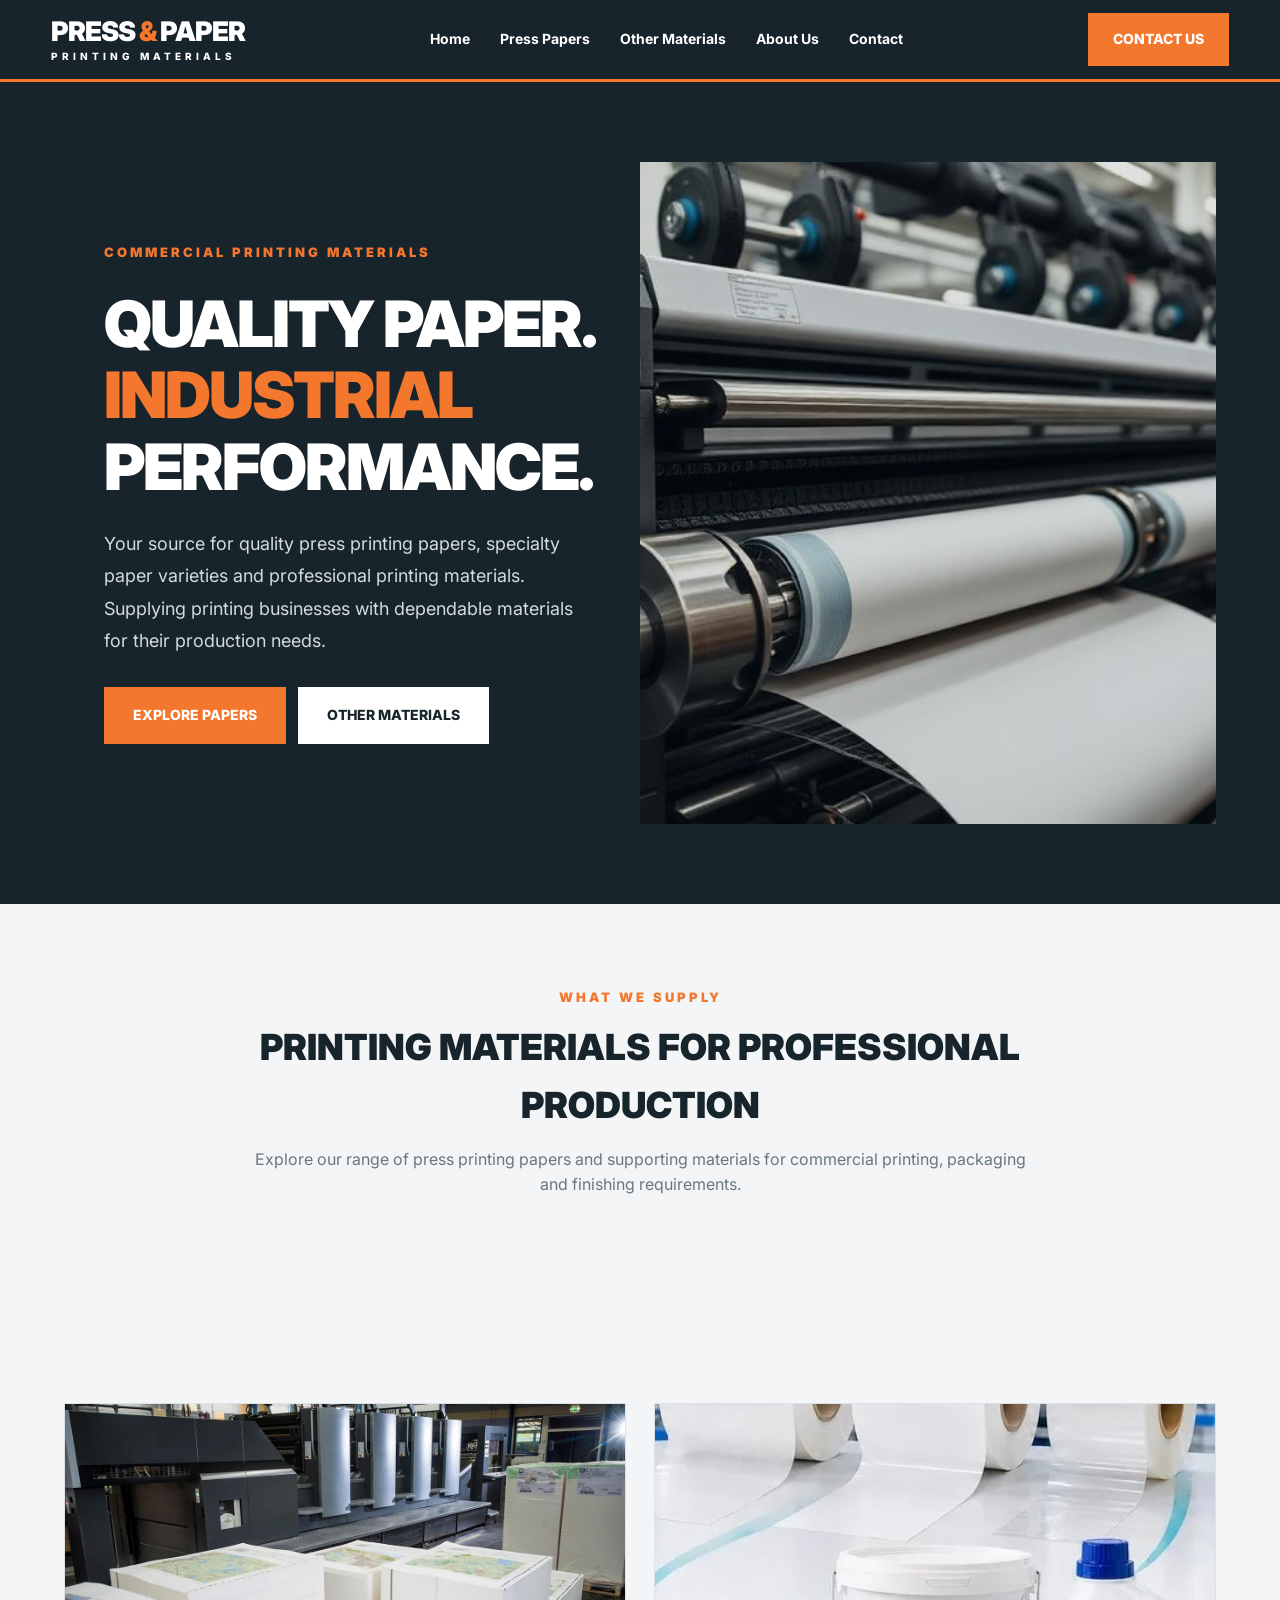
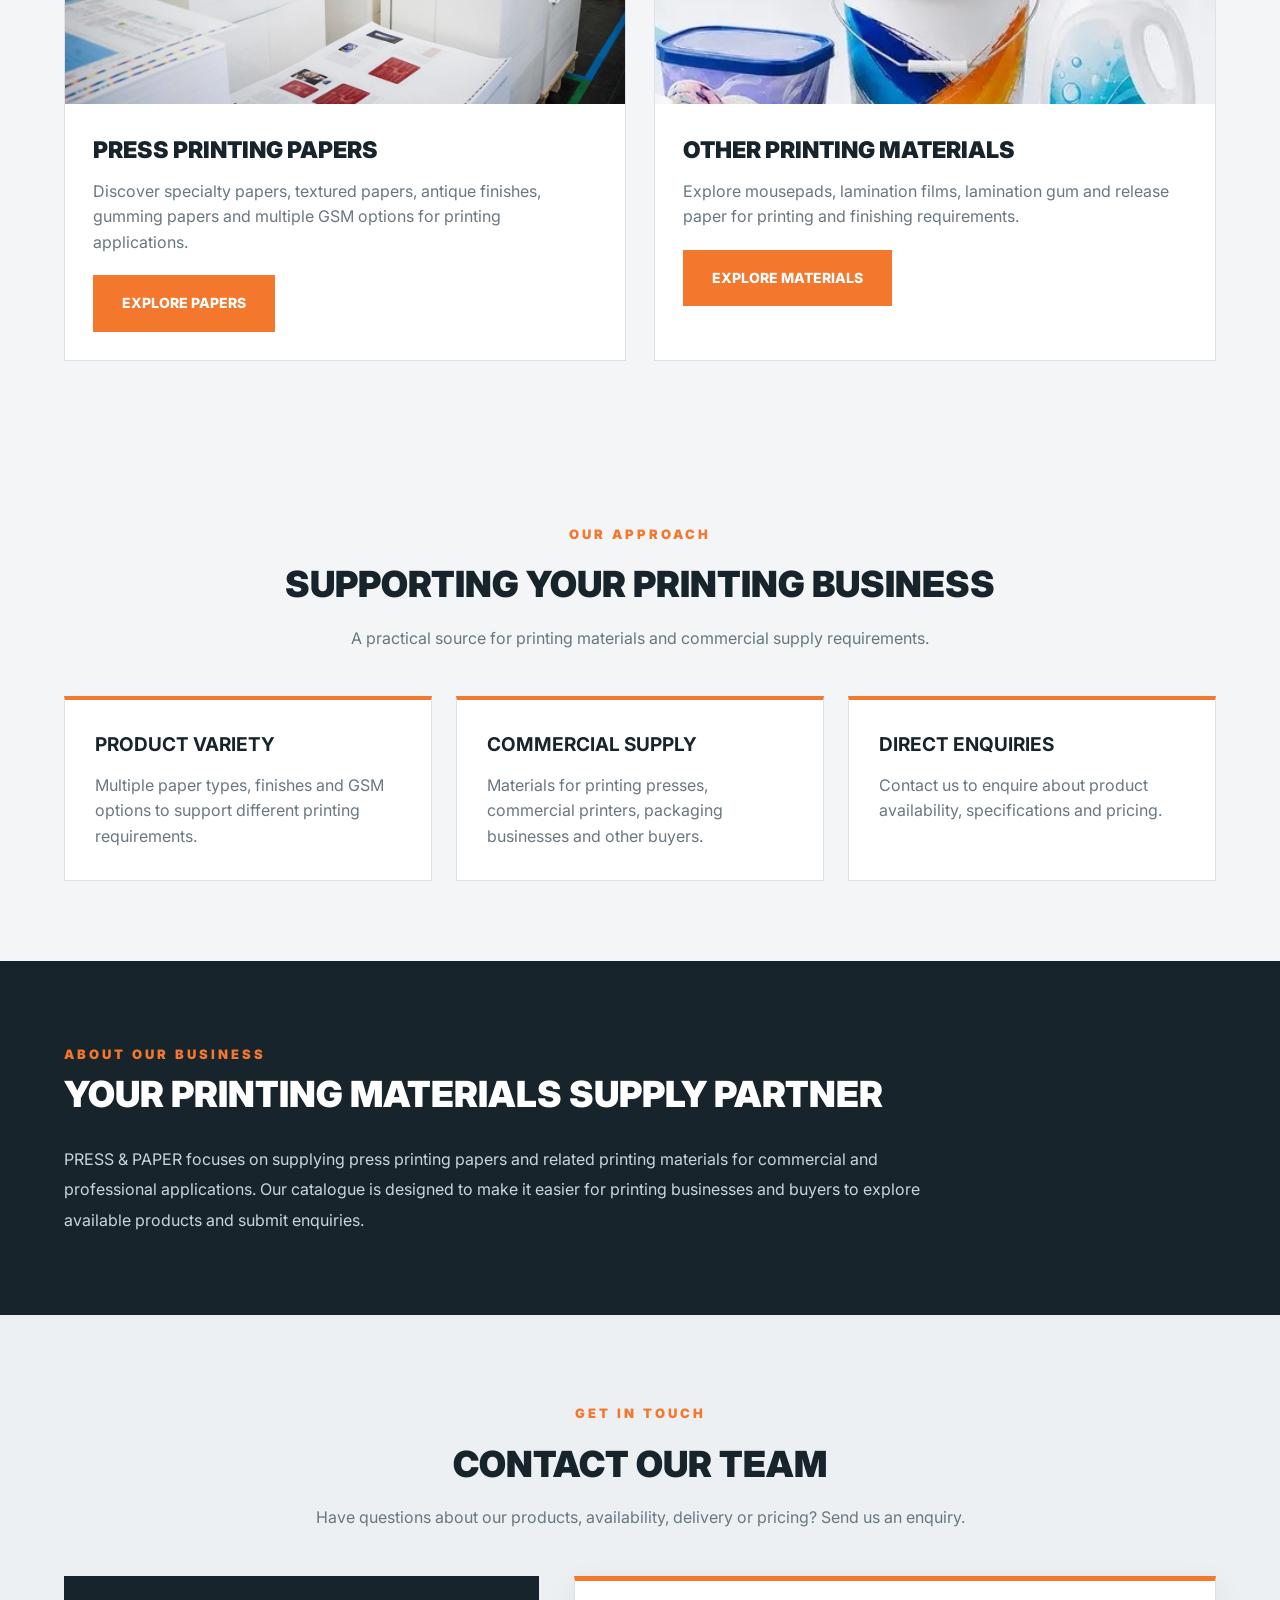
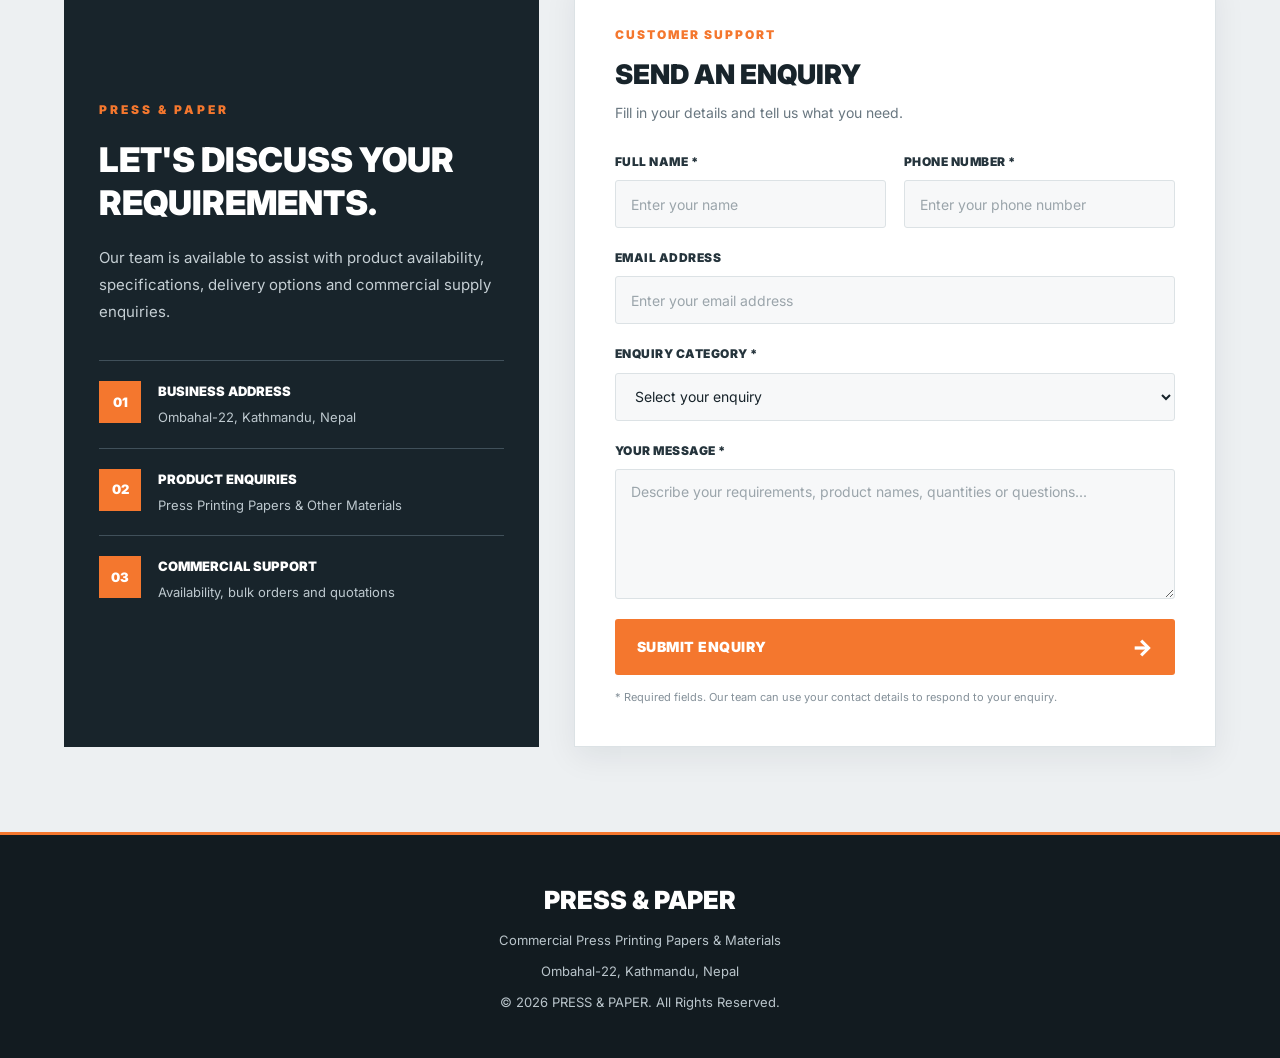
<file: paper-trading-website/index.html>
<!DOCTYPE html>
<html lang="en">
<head>
    <meta charset="UTF-8">
    <meta name="viewport" content="width=device-width, initial-scale=1.0">
    <meta name="description" content="PRESS & PAPER - Commercial press printing papers and professional printing materials in Kathmandu, Nepal.">
    <title>PRESS & PAPER | Industrial Printing Materials</title>
    <link rel="stylesheet" href="style.css">
</head>

<body>

    <!-- NAVIGATION -->
    <header class="navbar">
        <a href="index.html" class="logo">
            PRESS <span>&</span> PAPER
            <small>PRINTING MATERIALS</small>
        </a>

        <nav class="nav-links">
            <a href="index.html">Home</a>
            <a href="papers.html">Press Papers</a>
            <a href="materials.html">Other Materials</a>
            <a href="#about">About Us</a>
            <a href="#contact">Contact</a>
        </nav>

        <a href="#contact" class="nav-button">CONTACT US</a>
    </header>


    <!-- HERO SECTION -->
    <main>
        <section class="hero">

            <div class="hero-content">

                <span class="hero-tag">
                    COMMERCIAL PRINTING MATERIALS
                </span>

                <h1>
                    QUALITY PAPER.<br>
                    <span>INDUSTRIAL</span><br>
                    PERFORMANCE.
                </h1>

                <p>
                    Your source for quality press printing papers,
                    specialty paper varieties and professional printing
                    materials. Supplying printing businesses with
                    dependable materials for their production needs.
                </p>

                <div class="hero-buttons">
                    <a href="papers.html" class="btn-primary">
                        EXPLORE PAPERS
                    </a>

                    <a href="materials.html" class="btn-secondary">
                        OTHER MATERIALS
                    </a>
                </div>

            </div>

            <div class="hero-image" role="img"
                 aria-label="Industrial commercial printing press machine">
            </div>

        </section>


        <!-- BUSINESS INTRODUCTION -->
        <section class="intro-section">

            <div class="section-heading">
                <span>WHAT WE SUPPLY</span>
                <h2>Printing Materials for Professional Production</h2>
                <p>
                    Explore our range of press printing papers and
                    supporting materials for commercial printing,
                    packaging and finishing requirements.
                </p>
            </div>

        </section>


        <!-- PRODUCT CATEGORIES -->
        <section class="category-section">

            <div class="category-container">

                <!-- PAPER CATEGORY -->
                <article class="category-card">

                    <img
                        src="images/paper-stacks.jpg"
                        alt="Commercial press printing paper sheets"
                        loading="lazy"
                    >

                    <div class="category-card-content">

                        <h3>PRESS PRINTING PAPERS</h3>

                        <p>
                            Discover specialty papers, textured papers,
                            antique finishes, gumming papers and multiple
                            GSM options for printing applications.
                        </p>

                        <a href="papers.html" class="btn-primary">
                            EXPLORE PAPERS
                        </a>

                    </div>

                </article>


                <!-- OTHER MATERIALS -->
                <article class="category-card">

                    <img
                        src="images/other-materials.jpg"
                        alt="Professional printing and finishing materials"
                        loading="lazy"
                    >

                    <div class="category-card-content">

                        <h3>OTHER PRINTING MATERIALS</h3>

                        <p>
                            Explore mousepads, lamination films,
                            lamination gum and release paper for
                            printing and finishing requirements.
                        </p>

                        <a href="materials.html" class="btn-primary">
                            EXPLORE MATERIALS
                        </a>

                    </div>

                </article>

            </div>

        </section>


        <!-- WHY CHOOSE US -->
        <section class="features-section">

            <div class="section-heading">
                <span>OUR APPROACH</span>
                <h2>Supporting Your Printing Business</h2>
                <p>
                    A practical source for printing materials and
                    commercial supply requirements.
                </p>
            </div>

            <div class="features-container">

                <article class="feature-card">
                    <h3>PRODUCT VARIETY</h3>
                    <p>
                        Multiple paper types, finishes and GSM options
                        to support different printing requirements.
                    </p>
                </article>

                <article class="feature-card">
                    <h3>COMMERCIAL SUPPLY</h3>
                    <p>
                        Materials for printing presses, commercial
                        printers, packaging businesses and other buyers.
                    </p>
                </article>

                <article class="feature-card">
                    <h3>DIRECT ENQUIRIES</h3>
                    <p>
                        Contact us to enquire about product availability,
                        specifications and pricing.
                    </p>
                </article>

            </div>

        </section>


        <!-- ABOUT -->
        <section class="about-section" id="about">

            <span class="hero-tag">ABOUT OUR BUSINESS</span>

            <h2>YOUR PRINTING MATERIALS SUPPLY PARTNER</h2>

            <p>
                PRESS & PAPER focuses on supplying press printing papers
                and related printing materials for commercial and
                professional applications. Our catalogue is designed
                to make it easier for printing businesses and buyers
                to explore available products and submit enquiries.
            </p>

        </section>


        
<!-- CONTACT AND CUSTOMER ENQUIRY SECTION -->

<section class="contact-section" id="contact">

    <div class="section-heading">
        <span>GET IN TOUCH</span>
        <h2>Contact Our Team</h2>
        <p>
            Have questions about our products, availability,
            delivery or pricing? Send us an enquiry.
        </p>
    </div>

    <div class="contact-layout">

        <!-- LEFT: BUSINESS INFORMATION -->

        <div class="contact-info">

            <span class="contact-label">PRESS & PAPER</span>

            <h2>LET'S DISCUSS YOUR REQUIREMENTS.</h2>

            <p>
                Our team is available to assist with product
                availability, specifications, delivery options
                and commercial supply enquiries.
            </p>

            <div class="contact-detail">
                <span class="contact-icon">01</span>
                <div>
                    <h3>BUSINESS ADDRESS</h3>
                    <p>Ombahal-22, Kathmandu, Nepal</p>
                </div>
            </div>

            <div class="contact-detail">
                <span class="contact-icon">02</span>
                <div>
                    <h3>PRODUCT ENQUIRIES</h3>
                    <p>Press Printing Papers & Other Materials</p>
                </div>
            </div>

            <div class="contact-detail">
                <span class="contact-icon">03</span>
                <div>
                    <h3>COMMERCIAL SUPPORT</h3>
                    <p>Availability, bulk orders and quotations</p>
                </div>
            </div>

        </div>


        <!-- RIGHT: ENQUIRY FORM -->

        <div class="contact-form-container">

            <div class="form-heading">
                <span>CUSTOMER SUPPORT</span>
                <h2>SEND AN ENQUIRY</h2>
                <p>Fill in your details and tell us what you need.</p>
            </div>

            <form id="customer-enquiry-form">

                <div class="form-row">

                    <div class="form-group">
                        <label for="customer-name">
                            FULL NAME *
                        </label>

                        <input
                            type="text"
                            id="customer-name"
                            name="name"
                            placeholder="Enter your name"
                            required
                        >
                    </div>

                    <div class="form-group">
                        <label for="customer-phone">
                            PHONE NUMBER *
                        </label>

                        <input
                            type="tel"
                            id="customer-phone"
                            name="phone"
                            placeholder="Enter your phone number"
                            required
                        >
                    </div>

                </div>


                <div class="form-group">

                    <label for="customer-email">
                        EMAIL ADDRESS
                    </label>

                    <input
                        type="email"
                        id="customer-email"
                        name="email"
                        placeholder="Enter your email address"
                    >

                </div>


                <div class="form-group">

                    <label for="enquiry-type">
                        ENQUIRY CATEGORY *
                    </label>

                    <select
                        id="enquiry-type"
                        name="enquiryType"
                        required
                    >

                        <option value="">Select your enquiry</option>

                        <option value="Paper Availability">
                            Paper Availability
                        </option>

                        <option value="GSM and Paper Specifications">
                            GSM and Paper Specifications
                        </option>

                        <option value="Delivery Options">
                            Delivery Options
                        </option>

                        <option value="Delivery Charges">
                            Delivery Charges
                        </option>

                        <option value="Product Pricing">
                            Product Pricing
                        </option>

                        <option value="Wholesale and Bulk Orders">
                            Wholesale and Bulk Orders
                        </option>

                        <option value="Other Requirements">
                            Other Requirements
                        </option>

                    </select>

                </div>


                <div class="form-group">

                    <label for="customer-message">
                        YOUR MESSAGE *
                    </label>

                    <textarea
                        id="customer-message"
                        name="message"
                        rows="5"
                        placeholder="Describe your requirements, product names, quantities or questions..."
                        required
                    ></textarea>

                </div>


                <button type="submit" class="enquiry-submit-btn">
                    SUBMIT ENQUIRY
                    <span>→</span>
                </button>

                <p class="form-note">
                    * Required fields. Our team can use your contact
                    details to respond to your enquiry.
                </p>

            </form>

        </div>

    </div>

</section>


    </main>


    <!-- FOOTER -->
    <footer>

        <h2>PRESS <span>&</span> PAPER</h2>

        <p>
            Commercial Press Printing Papers & Materials
        </p>

        <p>
            Ombahal-22, Kathmandu, Nepal
        </p>

        <p>
            © 2026 PRESS & PAPER. All Rights Reserved.
        </p>

    </footer>

</body>
</html>
</file>
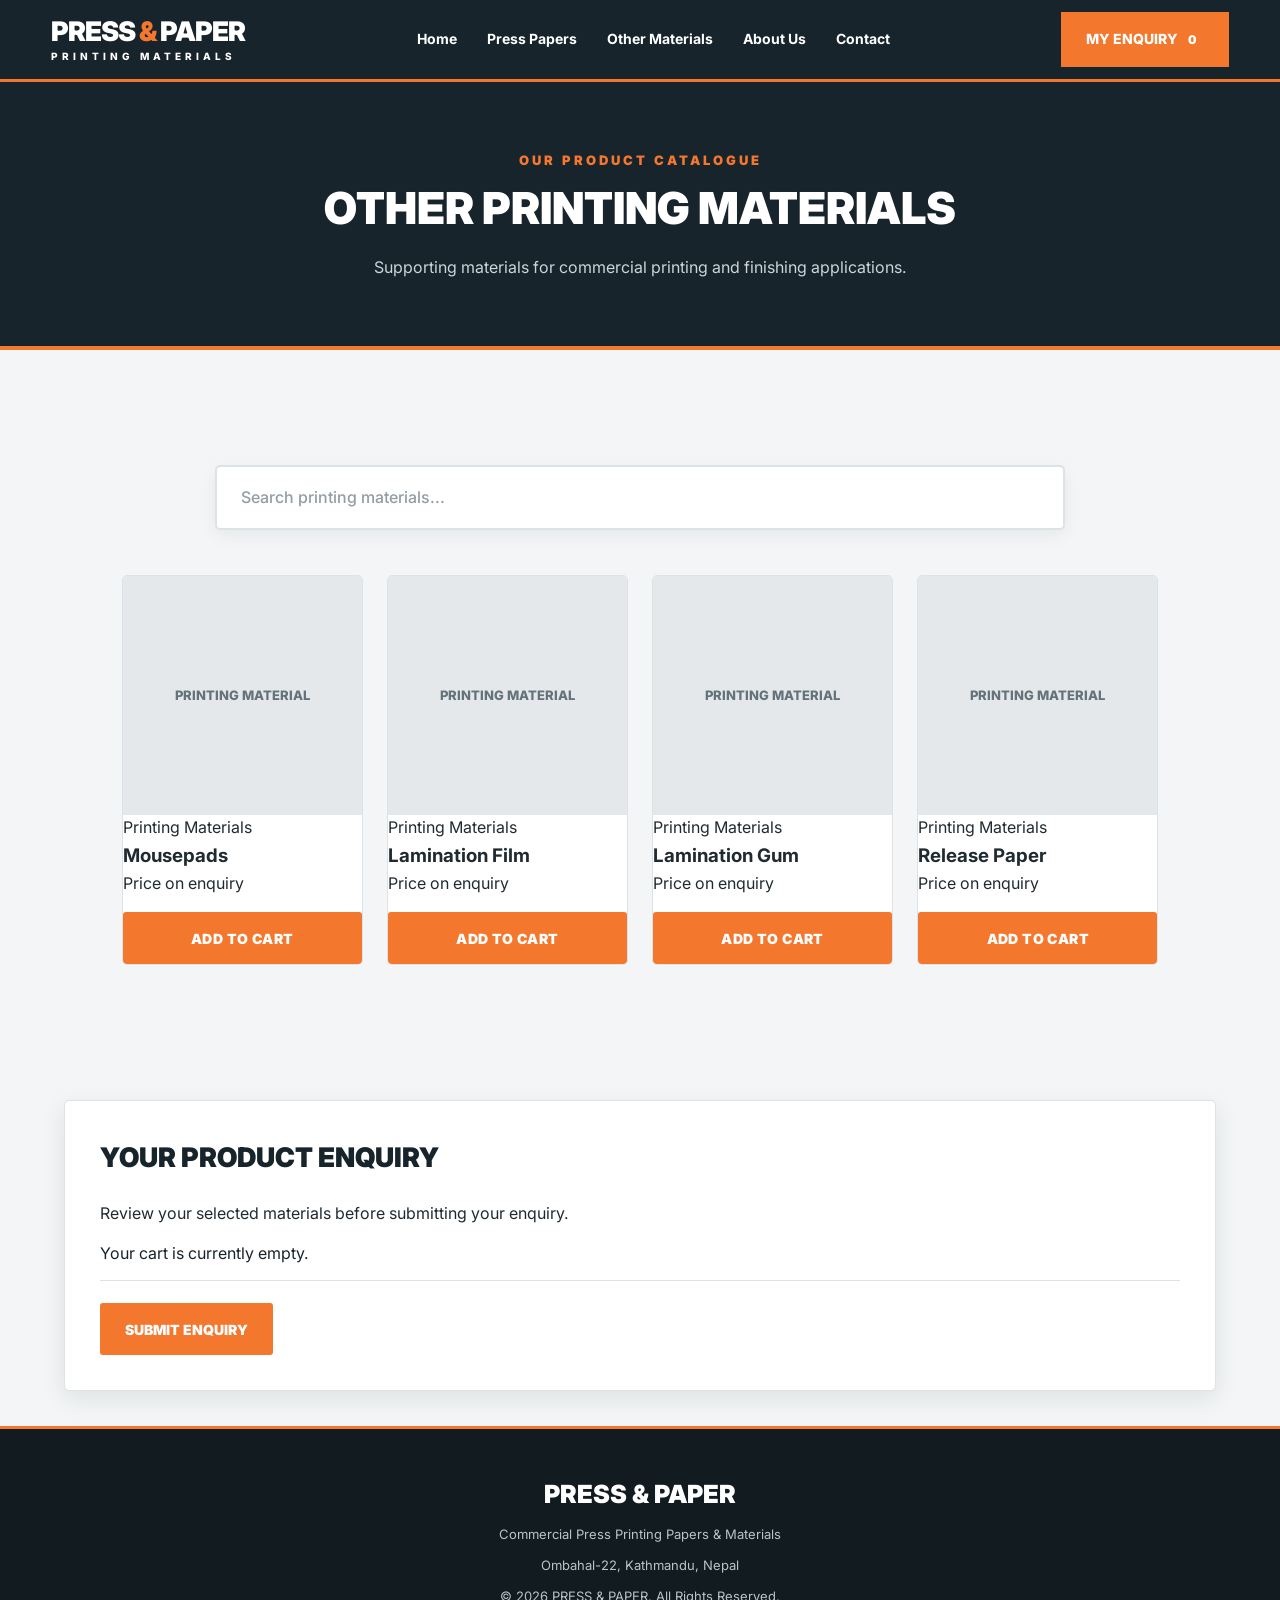
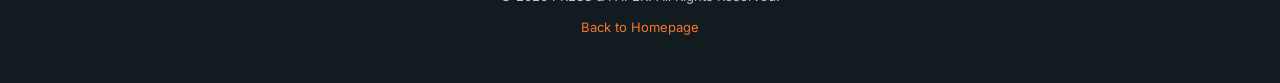
<file: paper-trading-website/materials.html>
<!DOCTYPE html>
<html lang="en">

<head>
    <meta charset="UTF-8">
    <meta name="viewport" content="width=device-width, initial-scale=1.0">

    <meta name="description"
          content="Explore professional printing materials including mousepads, lamination film, lamination gum and release paper.">

    <title>Other Printing Materials | PRESS & PAPER</title>

    <link rel="stylesheet" href="style.css">
</head>

<body>

    <!-- NAVIGATION -->
    <header class="navbar">

        <a href="index.html" class="logo">
            PRESS <span>&</span> PAPER
            <small>PRINTING MATERIALS</small>
        </a>

        <nav class="nav-links">
            <a href="index.html">Home</a>
            <a href="papers.html">Press Papers</a>
            <a href="materials.html">Other Materials</a>
            <a href="index.html#about">About Us</a>
            <a href="index.html#contact">Contact</a>
        </nav>

        <a href="#cart" class="nav-button">
            MY ENQUIRY
            <span id="cart-count">0</span>
        </a>

    </header>


    <!-- PAGE HEADER -->
    <section class="catalogue-header">

        <span class="hero-tag">OUR PRODUCT CATALOGUE</span>

        <h1>OTHER PRINTING MATERIALS</h1>

        <p>
            Supporting materials for commercial printing
            and finishing applications.
        </p>

    </section>


    <!-- MATERIALS CATALOGUE -->
    <section class="catalogue-section">

        <div class="search-container">

            <input
                type="text"
                id="product-search"
                placeholder="Search printing materials..."
                oninput="searchProducts()"
                aria-label="Search printing materials"
            >

        </div>


        <!-- PRODUCT GRID -->
        <div id="other-products-container"
             class="products-container">

            <!-- Products are inserted here by script.js -->

        </div>

    </section>


    <!-- ENQUIRY CART -->
    <section class="cart-section" id="cart">

        <h2>YOUR PRODUCT ENQUIRY</h2>

        <p>
            Review your selected materials before
            submitting your enquiry.
        </p>

        <div id="cart-items">
            <p>Your enquiry cart is currently empty.</p>
        </div>

        <button class="order-button"
                onclick="orderOnWhatsApp()">
            SUBMIT ENQUIRY
        </button>

    </section>


    <!-- FOOTER -->
    <footer>

        <h2>PRESS <span>&</span> PAPER</h2>

        <p>Commercial Press Printing Papers & Materials</p>

        <p>Ombahal-22, Kathmandu, Nepal</p>

        <p>
            © 2026 PRESS & PAPER. All Rights Reserved.
        </p>

        <p>
            <a href="index.html">Back to Homepage</a>
        </p>

    </footer>


    <!-- JAVASCRIPT -->
    <script src="script.js"></script>

</body>
</html>
</file>
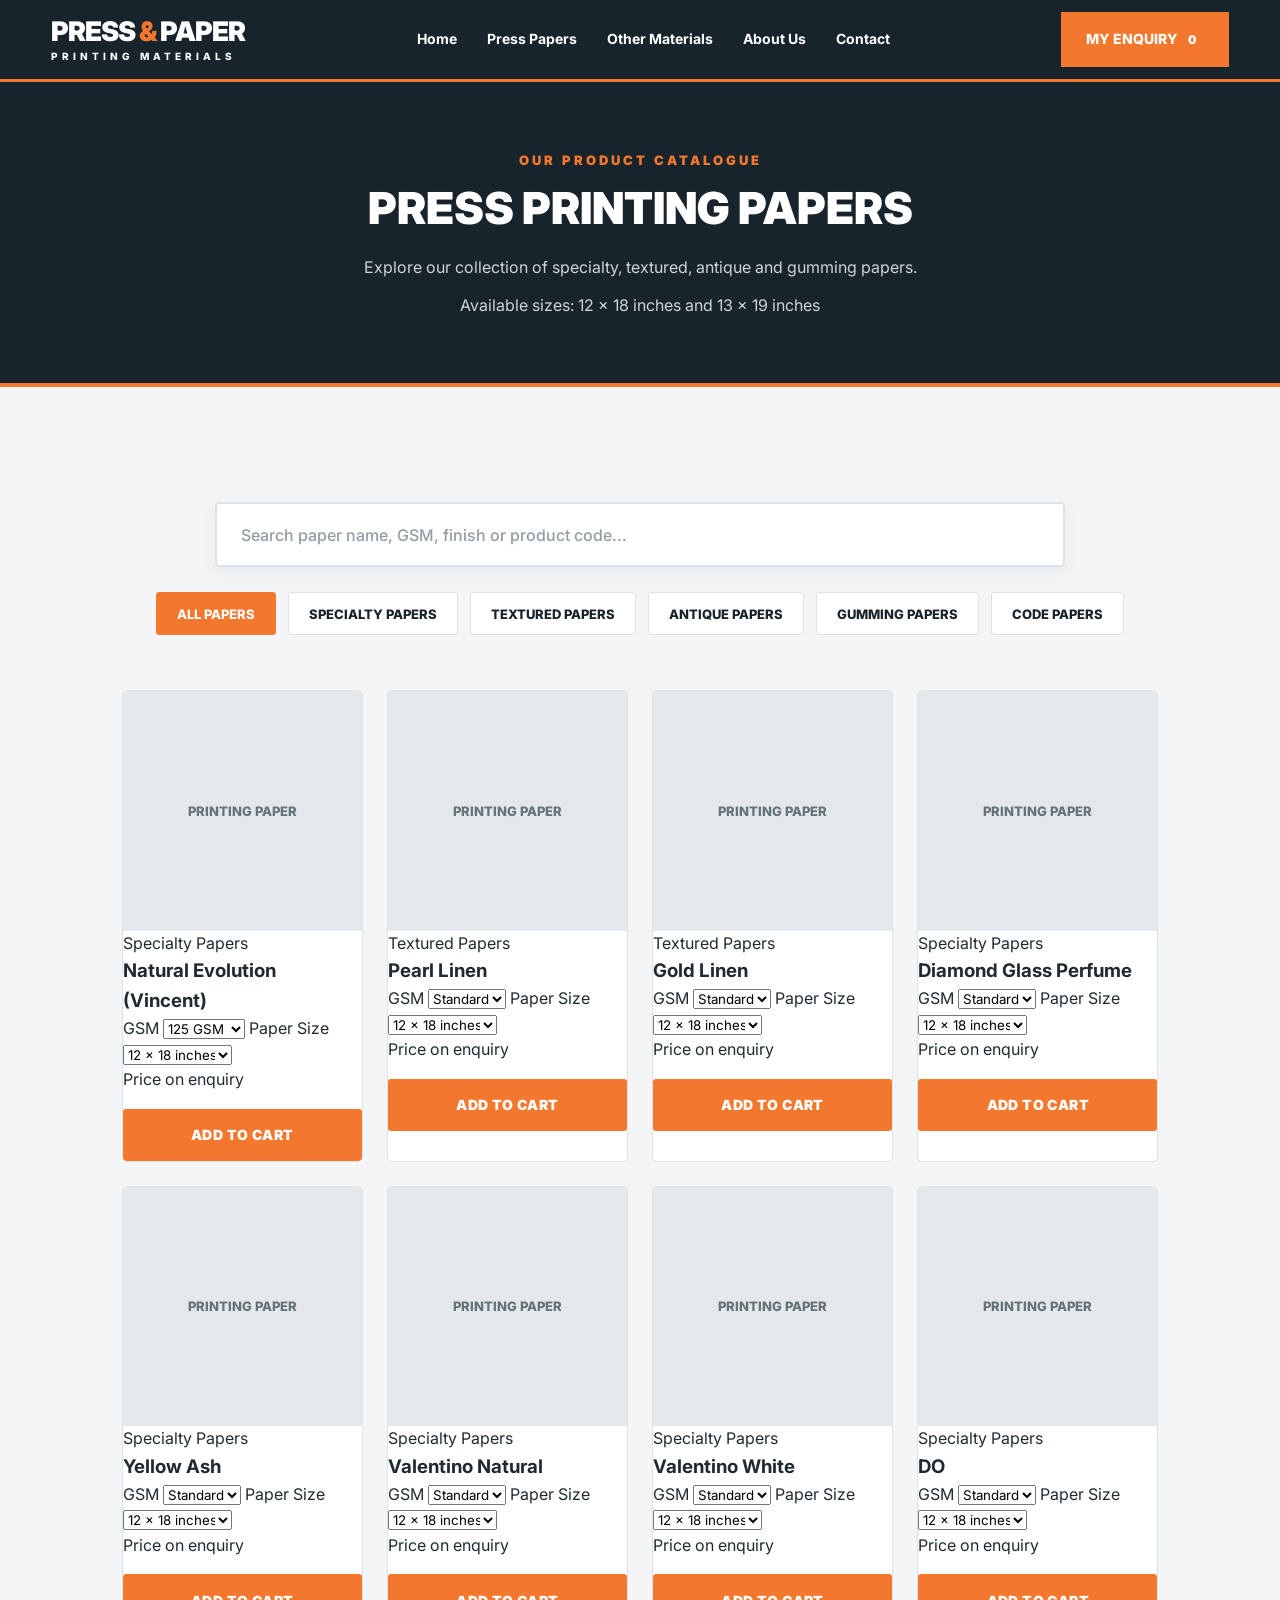
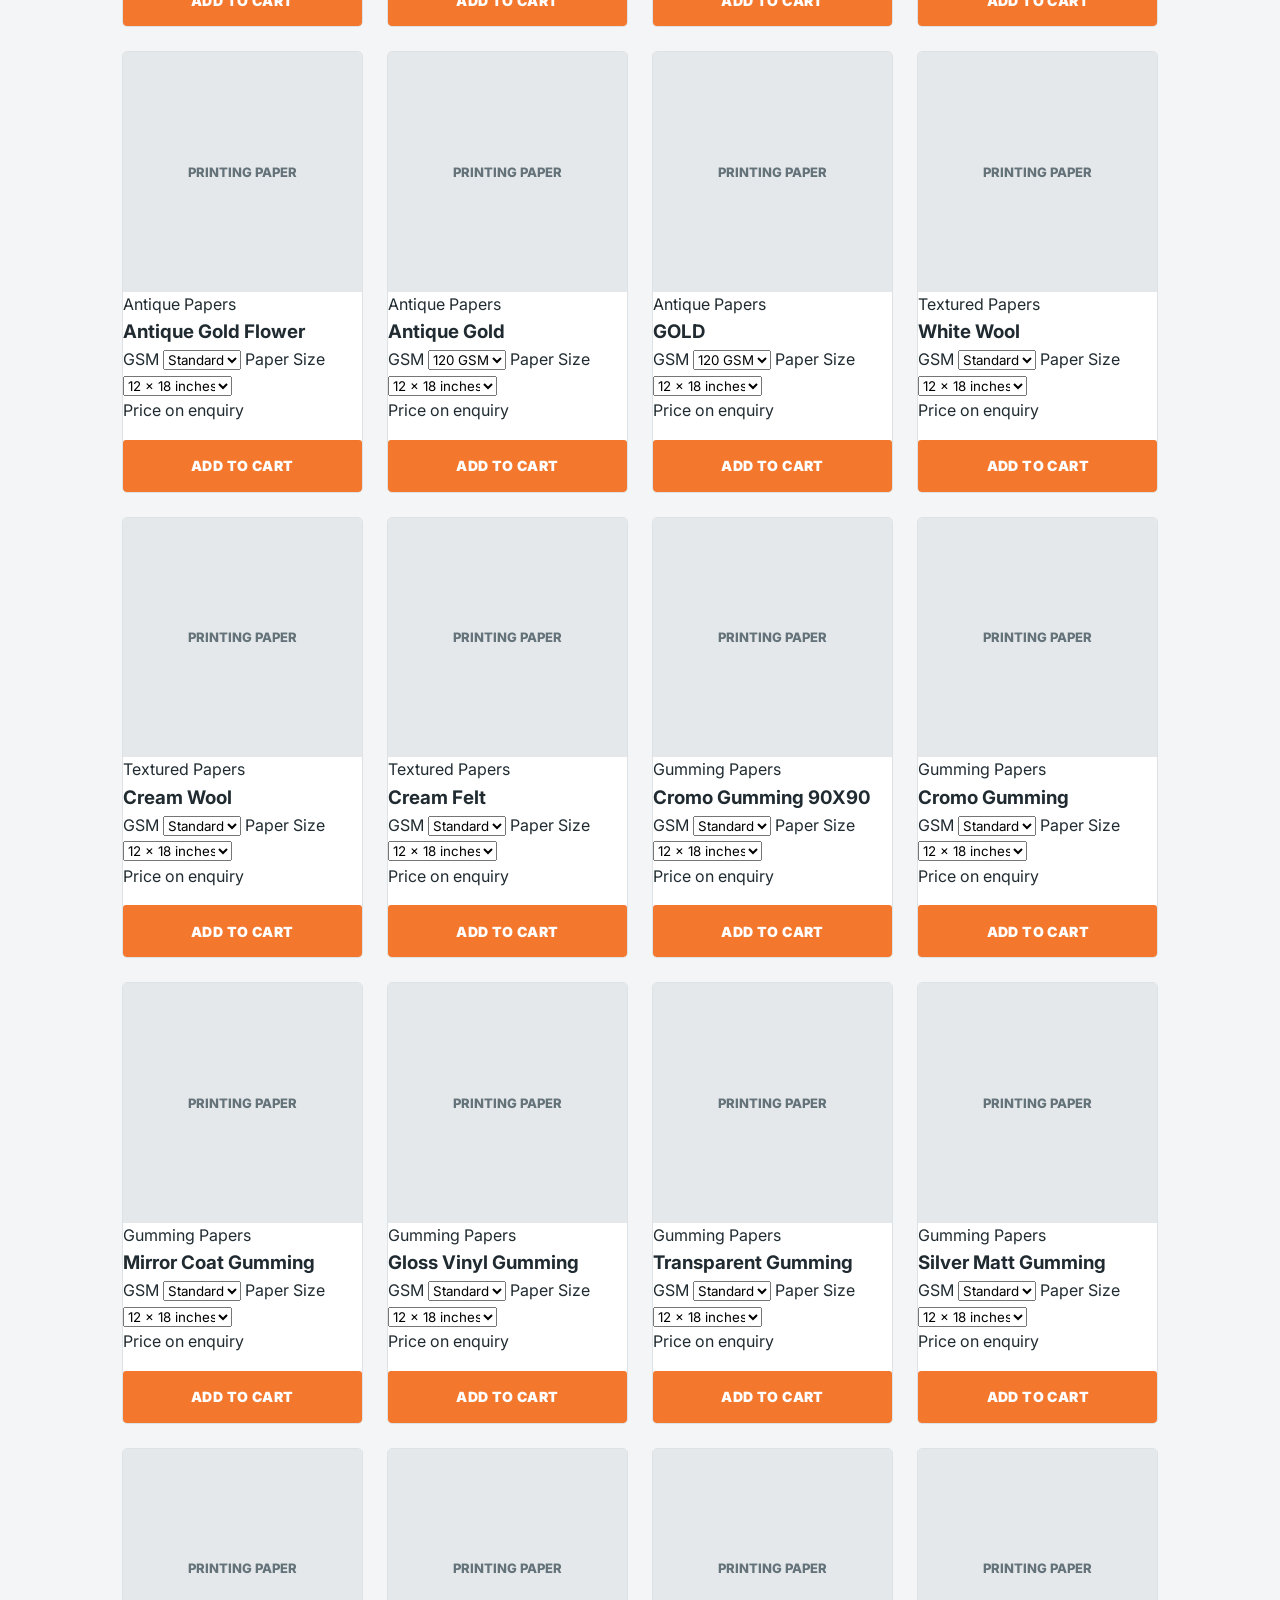
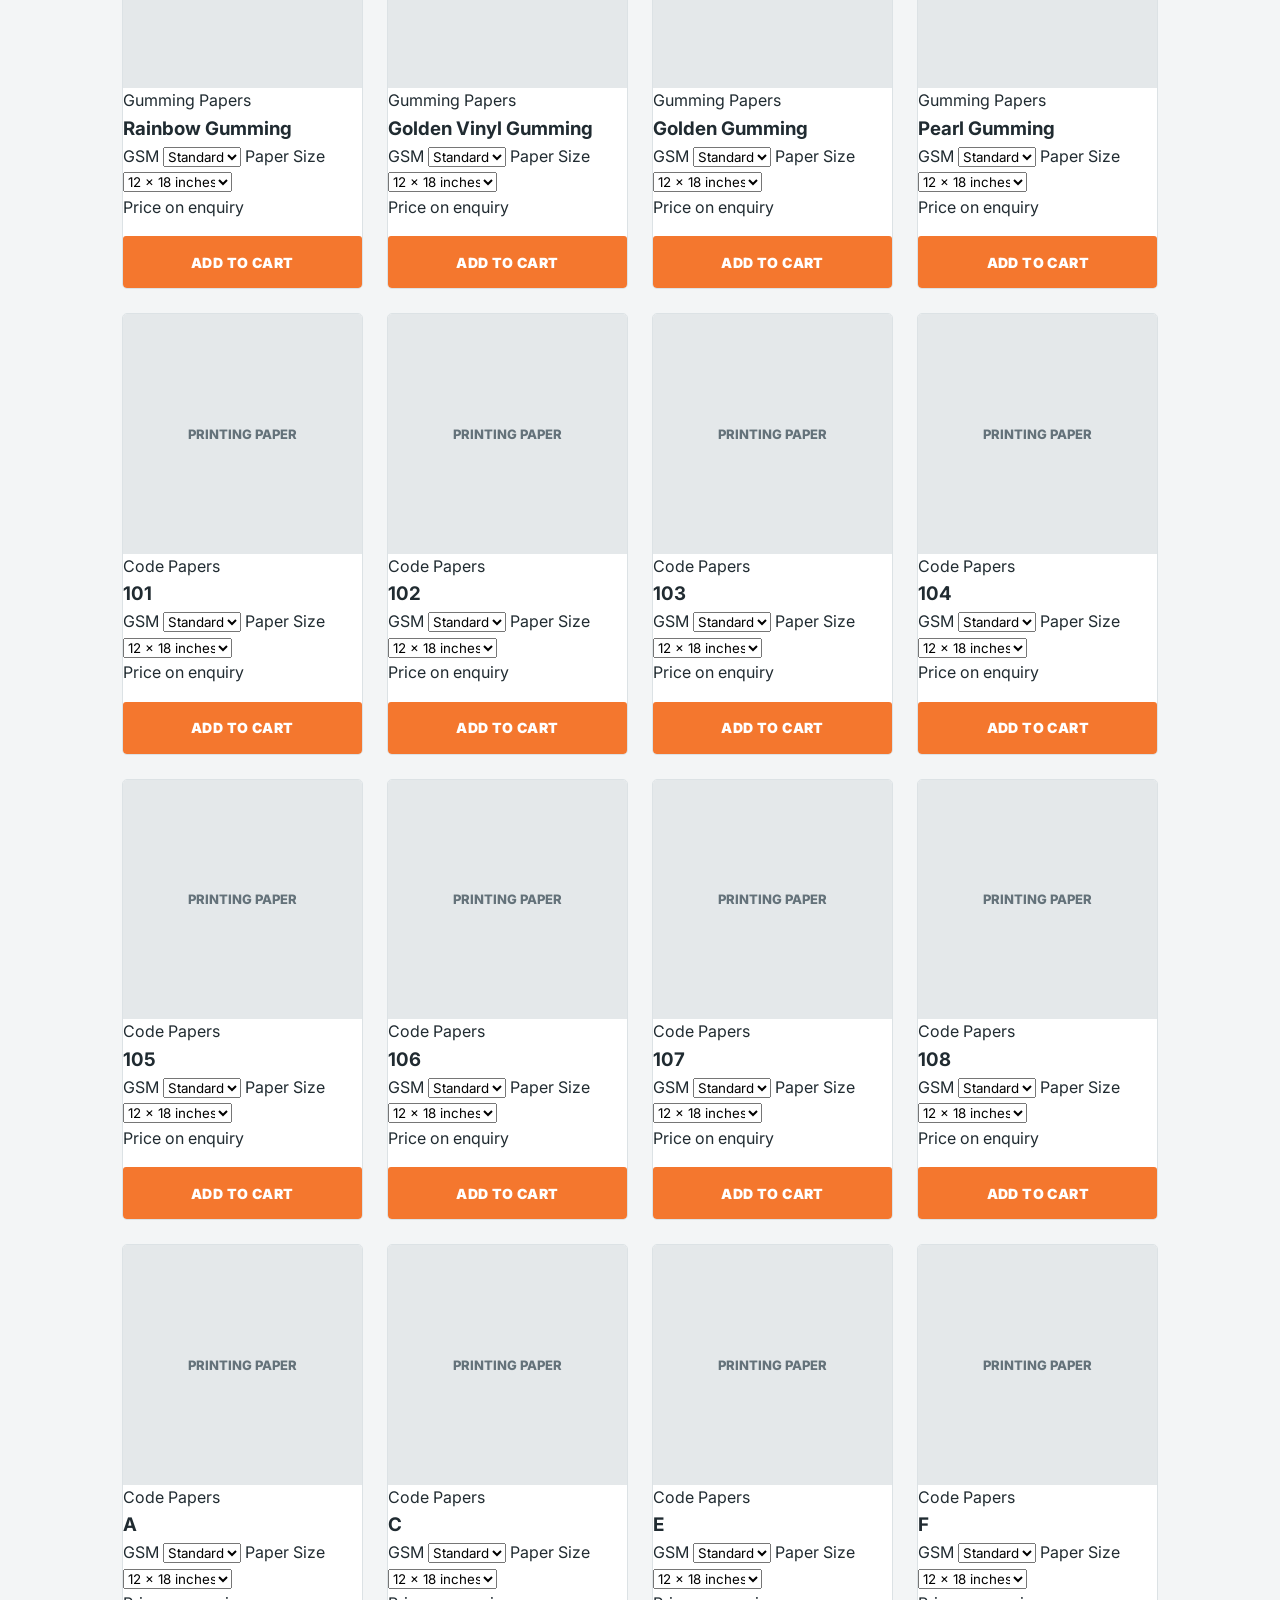
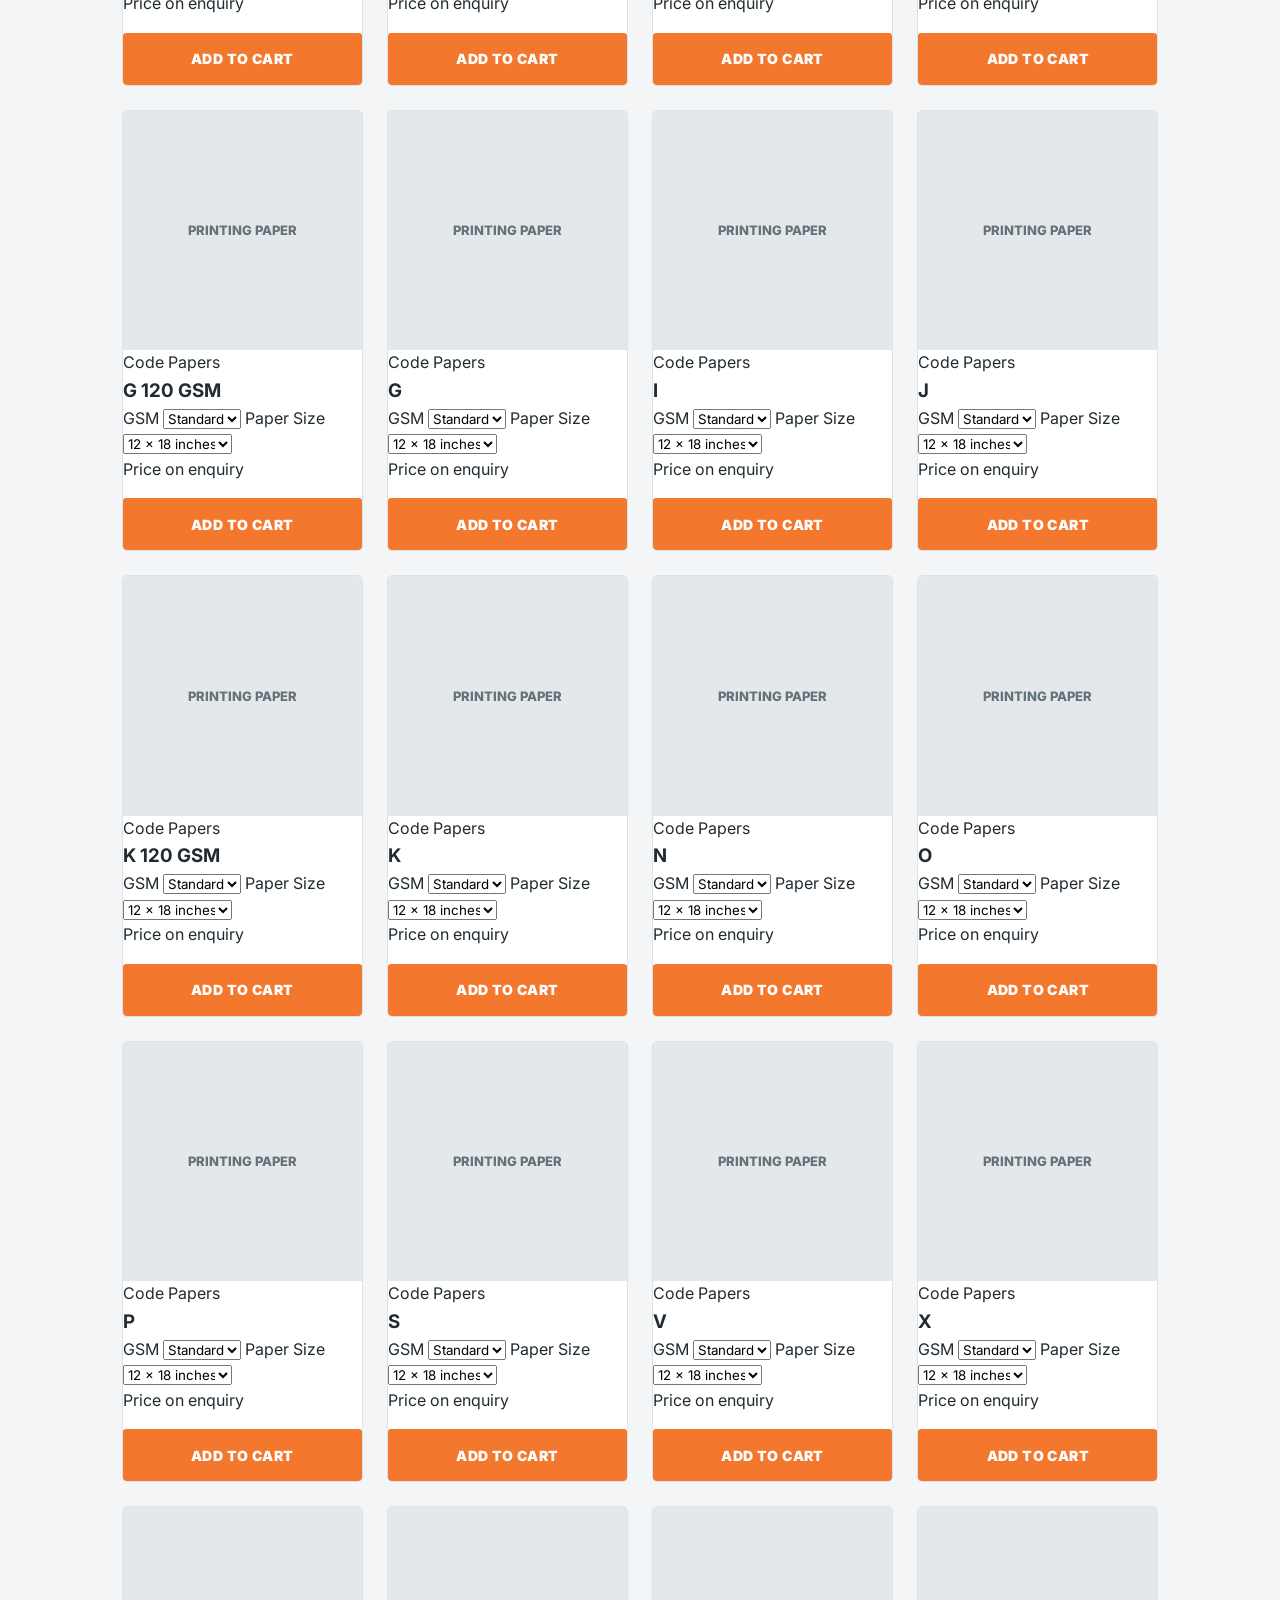
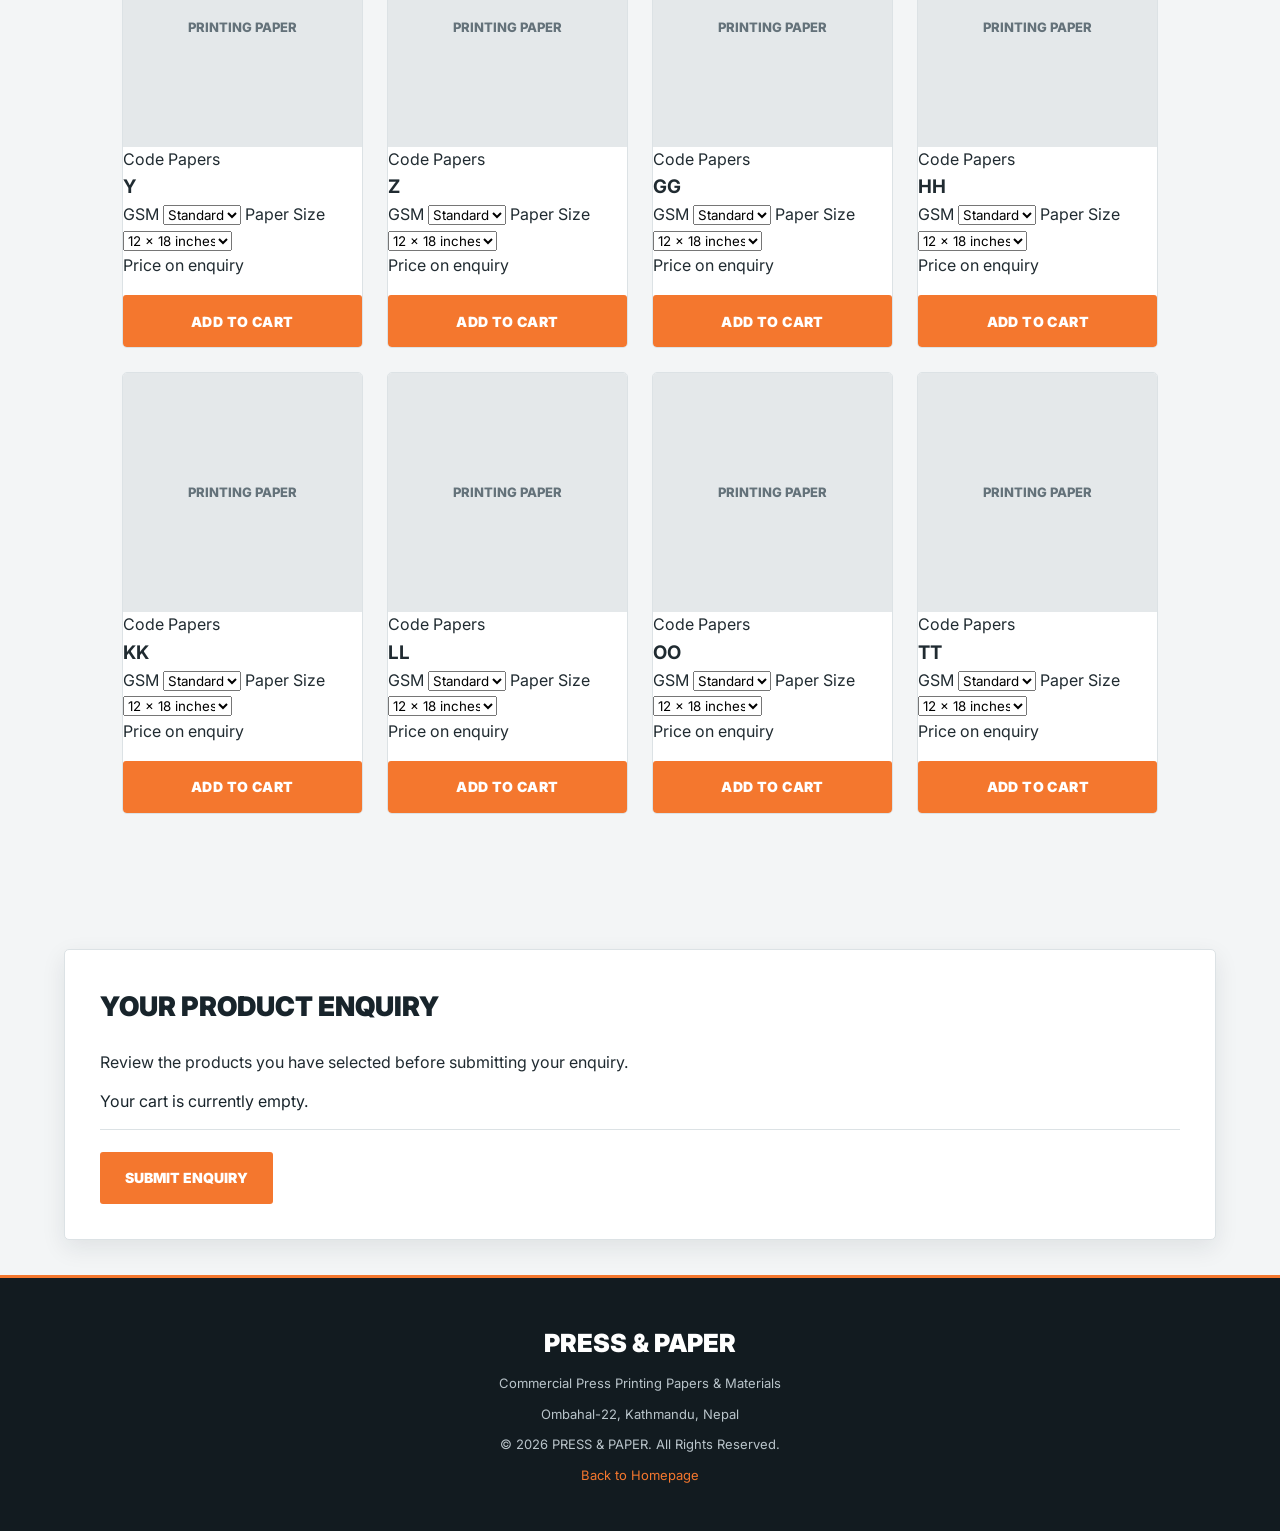
<file: paper-trading-website/papers.html>
<!DOCTYPE html>
<html lang="en">

<head>
    <meta charset="UTF-8">
    <meta name="viewport" content="width=device-width, initial-scale=1.0">

    <meta name="description"
          content="Browse press printing papers, specialty papers, textured papers and gumming papers.">

    <title>Press Printing Papers | PRESS & PAPER</title>

    <link rel="stylesheet" href="style.css">
</head>

<body>

    <!-- NAVIGATION -->
    <header class="navbar">

        <a href="index.html" class="logo">
            PRESS <span>&</span> PAPER
            <small>PRINTING MATERIALS</small>
        </a>

        <nav class="nav-links">
            <a href="index.html">Home</a>
            <a href="papers.html">Press Papers</a>
            <a href="materials.html">Other Materials</a>
            <a href="index.html#about">About Us</a>
            <a href="index.html#contact">Contact</a>
        </nav>

        <a href="#cart" class="nav-button">
            MY ENQUIRY
            <span id="cart-count">0</span>
        </a>

    </header>


    <!-- PAGE HEADER -->
    <section class="catalogue-header">

        <span class="hero-tag">OUR PRODUCT CATALOGUE</span>

        <h1>PRESS PRINTING PAPERS</h1>

        <p>
            Explore our collection of specialty, textured,
            antique and gumming papers.
        </p>

        <p>
            Available sizes: 12 × 18 inches and 13 × 19 inches
        </p>

    </section>


    <!-- SEARCH -->
    <section class="catalogue-section">

        <div class="search-container">

            <input
                type="text"
                id="product-search"
                placeholder="Search paper name, GSM, finish or product code..."
                oninput="searchProducts()"
                aria-label="Search printing papers"
            >

        </div>


        <!-- CATEGORY FILTERS -->
        <div class="filter-container">

            <button class="active"
                    onclick="filterProducts('All')">
                ALL PAPERS
            </button>

            <button onclick="filterProducts('Specialty Papers')">
                SPECIALTY PAPERS
            </button>

            <button onclick="filterProducts('Textured Papers')">
                TEXTURED PAPERS
            </button>

            <button onclick="filterProducts('Antique Papers')">
                ANTIQUE PAPERS
            </button>

            <button onclick="filterProducts('Gumming Papers')">
                GUMMING PAPERS
            </button>

            <button onclick="filterProducts('Code Papers')">
                CODE PAPERS
            </button>

        </div>


        <!-- PRODUCT CATALOGUE -->
        <div id="products-container"
             class="products-container">

            <!-- Products are inserted here by script.js -->

        </div>

    </section>


    <!-- ENQUIRY CART -->
    <section class="cart-section" id="cart">

        <h2>YOUR PRODUCT ENQUIRY</h2>

        <p>
            Review the products you have selected before
            submitting your enquiry.
        </p>

        <div id="cart-items">
            <p>Your enquiry cart is currently empty.</p>
        </div>

        <button class="order-button"
                onclick="orderOnWhatsApp()">
            SUBMIT ENQUIRY
        </button>

    </section>


    <!-- FOOTER -->
    <footer>

        <h2>PRESS <span>&</span> PAPER</h2>

        <p>Commercial Press Printing Papers & Materials</p>

        <p>Ombahal-22, Kathmandu, Nepal</p>

        <p>
            © 2026 PRESS & PAPER. All Rights Reserved.
        </p>

        <p>
            <a href="index.html">Back to Homepage</a>
        </p>

    </footer>


    <!-- JAVASCRIPT -->
    <script src="script.js"></script>

</body>
</html>
</file>
<file: paper-trading-website/style.css>
/* =========================================================
   PRESS & PAPER
   Professional Industrial Printing Materials Website
   ========================================================= */

@import url('https://fonts.googleapis.com/css2?family=Inter:wght@400;500;600;700;800;900&display=swap');

/* ===================== VARIABLES ===================== */

:root {
    --dark: #18242b;
    --dark-light: #24333c;
    --dark-medium: #30414b;

    --orange: #f4772e;
    --orange-hover: #dc6122;

    --white: #ffffff;
    --light: #f3f5f6;
    --light-grey: #e8ecee;

    --text: #202b31;
    --muted: #697780;

    --border: #dce2e5;

    --shadow: 0 8px 25px rgba(20, 35, 43, 0.09);
}

/* ===================== GLOBAL RESET ===================== */

* {
    margin: 0;
    padding: 0;
    box-sizing: border-box;
}

html {
    scroll-behavior: smooth;
}

body {
    font-family: 'Inter', Arial, sans-serif;
    background: var(--light);
    color: var(--text);
    line-height: 1.6;
}

img {
    max-width: 100%;
    display: block;
}

a {
    color: inherit;
    text-decoration: none;
}

button,
input,
select,
textarea {
    font-family: inherit;
}

button {
    cursor: pointer;
}

/* ===================== NAVIGATION BAR ===================== */

.navbar {
    width: 100%;
    min-height: 82px;
    padding: 12px 4%;

    display: flex;
    align-items: center;
    justify-content: space-between;
    gap: 25px;

    background: var(--dark);
    border-bottom: 3px solid var(--orange);

    position: sticky;
    top: 0;
    z-index: 1000;
}

.logo {
    color: var(--white);
    font-size: 27px;
    font-weight: 900;
    letter-spacing: -1px;
    line-height: 1.1;
}

.logo span {
    color: var(--orange);
}

.logo small {
    display: block;
    margin-top: 5px;
    font-size: 10px;
    font-weight: 800;
    letter-spacing: 4px;
}

.nav-links {
    display: flex;
    align-items: center;
    gap: 30px;
}

.nav-links a {
    color: var(--white);
    font-size: 14px;
    font-weight: 700;
    transition: 0.25s;
}

.nav-links a:hover {
    color: var(--orange);
}

.nav-button {
    background: var(--orange);
    color: var(--white);
    padding: 15px 25px;
    border: none;
    font-size: 14px;
    font-weight: 800;
    transition: 0.25s;
}

.nav-button:hover {
    background: var(--orange-hover);
}

/* ===================== HOMEPAGE HERO ===================== */

.hero {
    min-height: 680px;

    display: grid;
    grid-template-columns: 1fr 1fr;

    background: var(--dark);
    overflow: hidden;
}

.hero-content {
    padding: 80px 7%;

    display: flex;
    flex-direction: column;
    justify-content: center;
    align-items: flex-start;
}

.hero-tag {
    color: var(--orange);
    font-size: 13px;
    font-weight: 900;
    letter-spacing: 3px;
    margin-bottom: 25px;
}

.hero-content h1 {
    color: var(--white);
    font-size: clamp(42px, 5vw, 74px);
    font-weight: 900;
    line-height: 1.12;
    letter-spacing: -2px;
    text-transform: uppercase;
    margin-bottom: 25px;
}

.hero-content h1 span {
    color: var(--orange);
}

.hero-content p {
    max-width: 650px;
    color: #d2dbe0;
    font-size: 18px;
    line-height: 1.8;
    margin-bottom: 30px;
}

/* HERO BUTTONS */

.hero-buttons {
    display: flex;
    flex-wrap: wrap;
    gap: 12px;
}

.btn-primary,
.btn-secondary {
    display: inline-flex;
    justify-content: center;
    align-items: center;

    min-height: 54px;
    padding: 15px 27px;

    font-size: 14px;
    font-weight: 800;

    transition: 0.25s;
}

.btn-primary {
    background: var(--orange);
    color: var(--white);
    border: 2px solid var(--orange);
}

.btn-primary:hover {
    background: var(--orange-hover);
    border-color: var(--orange-hover);
}

.btn-secondary {
    background: var(--white);
    color: var(--dark);
    border: 2px solid var(--white);
}

.btn-secondary:hover {
    background: transparent;
    color: var(--white);
}

/* HERO INDUSTRIAL IMAGE */

.hero-image {
    min-height: 600px;

    background-image:
        linear-gradient(
            rgba(15, 25, 30, 0.12),
            rgba(15, 25, 30, 0.20)
        ),
        url("images/printing-press.jpg");

    background-size: cover;
    background-position: center;
    background-repeat: no-repeat;
}

/* ===================== GENERAL SECTIONS ===================== */

section {
    padding: 80px 5%;
}

.section-heading {
    max-width: 800px;
    margin: 0 auto 45px;
    text-align: center;
}

.section-heading span {
    color: var(--orange);
    font-size: 13px;
    font-weight: 900;
    letter-spacing: 3px;
    text-transform: uppercase;
}

.section-heading h2 {
    color: var(--dark);
    font-size: 36px;
    font-weight: 900;
    text-transform: uppercase;
    margin-top: 10px;
}

.section-heading p {
    color: var(--muted);
    margin-top: 12px;
}

/* ===================== CATEGORY SECTION ===================== */

.category-section {
    background: var(--light);
}

.category-container {
    display: grid;
    grid-template-columns: repeat(2, minmax(0, 1fr));
    gap: 28px;
}

.category-card {
    background: var(--white);
    border: 1px solid var(--border);
    overflow: hidden;
    transition: 0.3s;
}

.category-card:hover {
    transform: translateY(-5px);
    box-shadow: var(--shadow);
    border-color: var(--orange);
}

.category-card img {
    width: 100%;
    height: 300px;
    object-fit: cover;
    object-position: center;
}

.category-card-content {
    padding: 28px;
}

.category-card h3 {
    color: var(--dark);
    font-size: 23px;
    font-weight: 900;
    margin-bottom: 10px;
}

.category-card p {
    color: var(--muted);
    margin-bottom: 20px;
}

/* ===================== ABOUT SECTION ===================== */

.about-section {
    background: var(--dark);
    color: var(--white);
}

.about-section h2 {
    color: var(--white);
    font-size: 36px;
    font-weight: 900;
    margin-bottom: 20px;
}

.about-section p {
    max-width: 900px;
    color: #cbd5da;
    line-height: 1.9;
}

/* ===================== FEATURES ===================== */

.features-container {
    display: grid;
    grid-template-columns: repeat(3, minmax(0, 1fr));
    gap: 24px;
}

.feature-card {
    background: var(--white);
    padding: 30px;
    border: 1px solid var(--border);
    border-top: 4px solid var(--orange);
    transition: 0.25s;
}

.feature-card:hover {
    transform: translateY(-4px);
    box-shadow: var(--shadow);
}

.feature-card h3 {
    color: var(--dark);
    font-size: 19px;
    margin-bottom: 12px;
}

.feature-card p {
    color: var(--muted);
}

/* ===================== CATALOGUE HEADER ===================== */

.catalogue-header {
    background: var(--dark);
    color: var(--white);
    text-align: center;
    padding: 65px 5%;
    border-bottom: 4px solid var(--orange);
}

.catalogue-header h1 {
    font-size: clamp(30px, 4vw, 44px);
    font-weight: 900;
    text-transform: uppercase;
}

.catalogue-header p {
    color: #cbd5da;
    margin-top: 12px;
    font-size: 16px;
}

/* ===================== SEARCH BAR ===================== */

.search-container {
    width: min(850px, 90%);
    margin: 35px auto 25px;
}

.search-container input,
#product-search {
    width: 100%;
    min-height: 65px;

    padding: 18px 24px;

    background: var(--white);
    color: var(--dark);

    border: 2px solid var(--border);
    border-radius: 5px;

    outline: none;

    font-size: 16px;
    font-weight: 500;

    box-shadow: 0 5px 18px rgba(20, 35, 43, 0.06);
    transition: 0.25s;
}

.search-container input::placeholder,
#product-search::placeholder {
    color: #929da4;
}

.search-container input:focus,
#product-search:focus {
    border-color: var(--orange);
    box-shadow: 0 0 0 4px rgba(244, 119, 46, 0.12);
}

/* ===================== FILTER BUTTONS ===================== */

.filter-container {
    display: flex;
    justify-content: center;
    flex-wrap: wrap;
    gap: 12px;

    margin: 25px auto 35px;
    padding: 0 5%;
}

.filter-container button {
    min-height: 43px;
    padding: 10px 20px;

    background: var(--white);
    color: var(--dark);

    border: 1px solid var(--border);
    border-radius: 3px;

    font-size: 13px;
    font-weight: 800;

    transition: 0.25s;
}

.filter-container button:hover,
.filter-container button.active {
    background: var(--orange);
    border-color: var(--orange);
    color: var(--white);
}

/* ===================== PRODUCT GRID ===================== */

.products-container,
#products-container,
#other-products-container {
    width: 100%;

    display: grid;
    grid-template-columns: repeat(4, minmax(0, 1fr));

    gap: 24px;
    padding: 20px 5%;

    align-items: stretch;
}

/* ===================== PRODUCT CARDS ===================== */

.product-card {
    min-width: 0;

    display: flex;
    flex-direction: column;

    background: var(--white);
    border: 1px solid var(--border);
    border-radius: 5px;

    overflow: hidden;
    transition: 0.25s;
}

.product-card:hover {
    transform: translateY(-5px);
    border-color: var(--orange);
    box-shadow: var(--shadow);
}

/* PRODUCT IMAGE AREA */

.product-image {
    width: 100%;
    aspect-ratio: 1 / 1;

    background: #e4e8ea;

    display: flex;
    align-items: center;
    justify-content: center;

    overflow: hidden;
    position: relative;
}

.product-image img,
.product-card img {
    width: 100%;
    height: 100%;
    object-fit: cover;
    transition: transform 0.4s;
}

.product-card:hover .product-image img {
    transform: scale(1.04);
}

.product-image span {
    color: #64727a;
    font-size: 13px;
    font-weight: 800;
    text-transform: uppercase;
}

/* PRODUCT DETAILS */

.product-info {
    flex: 1;

    padding: 22px;

    display: flex;
    flex-direction: column;
    align-items: stretch;
}

.product-info h3 {
    color: var(--dark);
    font-size: 17px;
    font-weight: 900;
    line-height: 1.4;
    margin-bottom: 10px;
}

.product-info p {
    color: var(--muted);
    font-size: 13px;
    margin-bottom: 8px;
}

/* PRODUCT SELECT AND INPUT */

.product-info select,
.product-info input {
    width: 100%;
    min-height: 46px;

    padding: 11px 13px;
    margin-top: 12px;

    background: var(--white);
    color: var(--dark);

    border: 1px solid var(--border);
    border-radius: 3px;

    font-size: 14px;
    outline: none;
}

.product-info select:focus,
.product-info input:focus {
    border-color: var(--orange);
}

/* ADD TO CART BUTTON */

.product-info button,
.product-card button {
    width: 100%;
    min-height: 52px;

    margin-top: 16px;
    padding: 13px 16px;

    background: var(--orange);
    color: var(--white);

    border: none;
    border-radius: 3px;

    font-size: 14px;
    font-weight: 900;
    text-transform: uppercase;
    letter-spacing: 0.4px;

    transition: 0.25s;
}

.product-info button:hover,
.product-card button:hover {
    background: var(--orange-hover);
}

/* ===================== CART SECTION ===================== */

.cart-section {
    background: var(--white);

    margin: 35px 5%;
    padding: 35px;

    border: 1px solid var(--border);
    border-radius: 5px;

    box-shadow: var(--shadow);
}

.cart-section h2 {
    color: var(--dark);
    font-size: 27px;
    font-weight: 900;
    margin-bottom: 22px;
}

#cart-items {
    margin-bottom: 22px;
}

#cart-items p {
    padding: 14px 0;
    border-bottom: 1px solid var(--border);
    color: var(--dark);
}

.cart-section button,
.order-button {
    min-height: 52px;
    padding: 14px 25px;

    background: var(--orange);
    color: var(--white);

    border: none;
    border-radius: 3px;

    font-size: 14px;
    font-weight: 900;

    transition: 0.25s;
}

.cart-section button:hover,
.order-button:hover {
    background: var(--orange-hover);
}

#cart-count {
    display: inline-flex;
    justify-content: center;
    align-items: center;

    min-width: 23px;
    min-height: 23px;

    padding: 3px 7px;

    background: var(--orange);
    color: var(--white);

    border-radius: 50%;
    font-size: 12px;
    font-weight: 900;
}

/* ===================== CONTACT SECTION ===================== */

.contact-section {
    background: var(--light);
}

.contact-container {
    max-width: 900px;
    margin: auto;
    padding: 40px;

    background: var(--white);
    border: 1px solid var(--border);
    border-radius: 5px;
}

.contact-container h2 {
    color: var(--dark);
    font-size: 30px;
    margin-bottom: 20px;
}

.contact-container p {
    color: var(--muted);
    margin-bottom: 12px;
}

/* ===================== FOOTER ===================== */

footer {
    padding: 45px 5%;

    text-align: center;

    background: #121b20;
    color: var(--white);

    border-top: 3px solid var(--orange);
}

footer h2 {
    font-size: 25px;
    font-weight: 900;
}

footer p {
    color: #b9c4ca;
    font-size: 13px;
    margin-top: 10px;
}

footer a {
    color: var(--orange);
}

/* ===================== TABLET RESPONSIVENESS ===================== */

@media (max-width: 1050px) {

    .nav-links {
        gap: 16px;
    }

    .products-container,
    #products-container,
    #other-products-container {
        grid-template-columns: repeat(3, minmax(0, 1fr));
    }

    .hero-content h1 {
        font-size: 48px;
    }
}

/* ===================== MOBILE RESPONSIVENESS ===================== */

@media (max-width: 768px) {

    .navbar {
        flex-direction: column;
        padding: 18px;
        gap: 16px;
    }

    .nav-links {
        flex-wrap: wrap;
        justify-content: center;
        gap: 12px 18px;
    }

    .nav-links a {
        font-size: 12px;
    }

    .nav-button {
        display: none;
    }

    .hero {
        grid-template-columns: 1fr;
    }

    .hero-content {
        padding: 60px 7%;
    }

    .hero-content h1 {
        font-size: 43px;
    }

    .hero-content p {
        font-size: 16px;
    }

    .hero-image {
        min-height: 350px;
    }

    section {
        padding: 55px 6%;
    }

    .category-container,
    .features-container {
        grid-template-columns: 1fr;
    }

    .products-container,
    #products-container,
    #other-products-container {
        grid-template-columns: repeat(2, minmax(0, 1fr));
        gap: 15px;
        padding: 15px 4%;
    }

    .product-info {
        padding: 15px;
    }

    .product-info h3 {
        font-size: 14px;
    }

    .search-container {
        width: 92%;
    }

    .search-container input,
    #product-search {
        min-height: 58px;
        font-size: 15px;
    }

    .catalogue-header h1 {
        font-size: 30px;
    }

    .section-heading h2 {
        font-size: 28px;
    }
}

/* ===================== SMALL MOBILE ===================== */

@media (max-width: 430px) {

    .hero-content h1 {
        font-size: 35px;
    }

    .hero-buttons {
        flex-direction: column;
        width: 100%;
    }

    .btn-primary,
    .btn-secondary {
        width: 100%;
    }

    .products-container,
    #products-container,
    #other-products-container {
        grid-template-columns: 1fr;
    }

    .category-card img {
        height: 220px;
    }

    .cart-section {
        margin: 20px 4%;
        padding: 22px;
    }

    .contact-container {
        padding: 23px;
    }
}

/* =====================================================
   CUSTOMER CONTACT AND ENQUIRY FORM
===================================================== */

.contact-section {
    background: #edf0f2;
    padding: 85px 5%;
}

.contact-layout {
    max-width: 1250px;
    margin: 0 auto;

    display: grid;
    grid-template-columns: 0.85fr 1.15fr;

    gap: 35px;
    align-items: stretch;
}

/* LEFT CONTACT INFORMATION */

.contact-info {
    background: #18242b;
    color: #ffffff;

    padding: 45px 35px;

    display: flex;
    flex-direction: column;
    justify-content: center;
}

.contact-label {
    color: #f4772e;
    font-size: 12px;
    font-weight: 900;
    letter-spacing: 3px;
    margin-bottom: 20px;
}

.contact-info h2 {
    font-size: 34px;
    line-height: 1.25;
    font-weight: 900;
    margin-bottom: 20px;
}

.contact-info > p {
    color: #c5cfd4;
    font-size: 15px;
    line-height: 1.8;
    margin-bottom: 35px;
}

.contact-detail {
    display: flex;
    align-items: flex-start;
    gap: 17px;

    padding: 20px 0;
    border-top: 1px solid #40505a;
}

.contact-icon {
    min-width: 42px;
    height: 42px;

    display: flex;
    align-items: center;
    justify-content: center;

    background: #f4772e;
    color: #ffffff;

    font-size: 13px;
    font-weight: 900;
}

.contact-detail h3 {
    color: #ffffff;
    font-size: 13px;
    font-weight: 900;
    margin-bottom: 5px;
}

.contact-detail p {
    color: #bdc8ce;
    font-size: 13px;
}

/* RIGHT ENQUIRY FORM */

.contact-form-container {
    background: #ffffff;
    padding: 40px;

    border: 1px solid #dce2e5;
    border-top: 5px solid #f4772e;

    box-shadow: 0 10px 30px rgba(20, 35, 43, 0.07);
}

.form-heading {
    margin-bottom: 28px;
}

.form-heading span {
    color: #f4772e;
    font-size: 12px;
    font-weight: 900;
    letter-spacing: 2px;
}

.form-heading h2 {
    color: #18242b;
    font-size: 27px;
    font-weight: 900;
    margin-top: 7px;
}

.form-heading p {
    color: #697780;
    font-size: 14px;
    margin-top: 5px;
}

/* FORM ROWS */

.form-row {
    display: grid;
    grid-template-columns: 1fr 1fr;
    gap: 18px;
}

.form-group {
    display: flex;
    flex-direction: column;
    margin-bottom: 20px;
}

.form-group label {
    color: #25343c;
    font-size: 12px;
    font-weight: 900;
    letter-spacing: 0.5px;
    margin-bottom: 9px;
}

.form-group input,
.form-group select,
.form-group textarea {
    width: 100%;
    min-height: 48px;

    padding: 13px 15px;

    background: #f7f8f9;
    color: #18242b;

    border: 1px solid #dce2e5;
    border-radius: 3px;

    font-size: 14px;
    outline: none;

    transition: 0.25s;
}

.form-group input::placeholder,
.form-group textarea::placeholder {
    color: #9ba5ab;
}

.form-group input:focus,
.form-group select:focus,
.form-group textarea:focus {
    background: #ffffff;
    border-color: #f4772e;
    box-shadow: 0 0 0 3px rgba(244, 119, 46, 0.10);
}

.form-group textarea {
    resize: vertical;
    min-height: 130px;
}

/* SUBMIT BUTTON */

.enquiry-submit-btn {
    width: 100%;
    min-height: 55px;

    display: flex;
    justify-content: space-between;
    align-items: center;

    padding: 15px 22px;

    background: #f4772e;
    color: #ffffff;

    border: none;
    border-radius: 3px;

    font-size: 14px;
    font-weight: 900;
    letter-spacing: 0.5px;

    transition: 0.25s;
}

.enquiry-submit-btn:hover {
    background: #dc6122;
}

.enquiry-submit-btn span {
    font-size: 22px;
}

.form-note {
    color: #849099;
    font-size: 11px;
    line-height: 1.6;
    margin-top: 14px;
}

/* MOBILE RESPONSIVENESS */

@media (max-width: 850px) {

    .contact-layout {
        grid-template-columns: 1fr;
    }

    .contact-info {
        padding: 35px 25px;
    }

    .contact-info h2 {
        font-size: 29px;
    }

    .contact-form-container {
        padding: 30px 24px;
    }

}

@media (max-width: 500px) {

    .form-row {
        grid-template-columns: 1fr;
        gap: 0;
    }

    .contact-form-container {
        padding: 25px 18px;
    }

    .form-heading h2 {
        font-size: 23px;
    }

}
</file>
